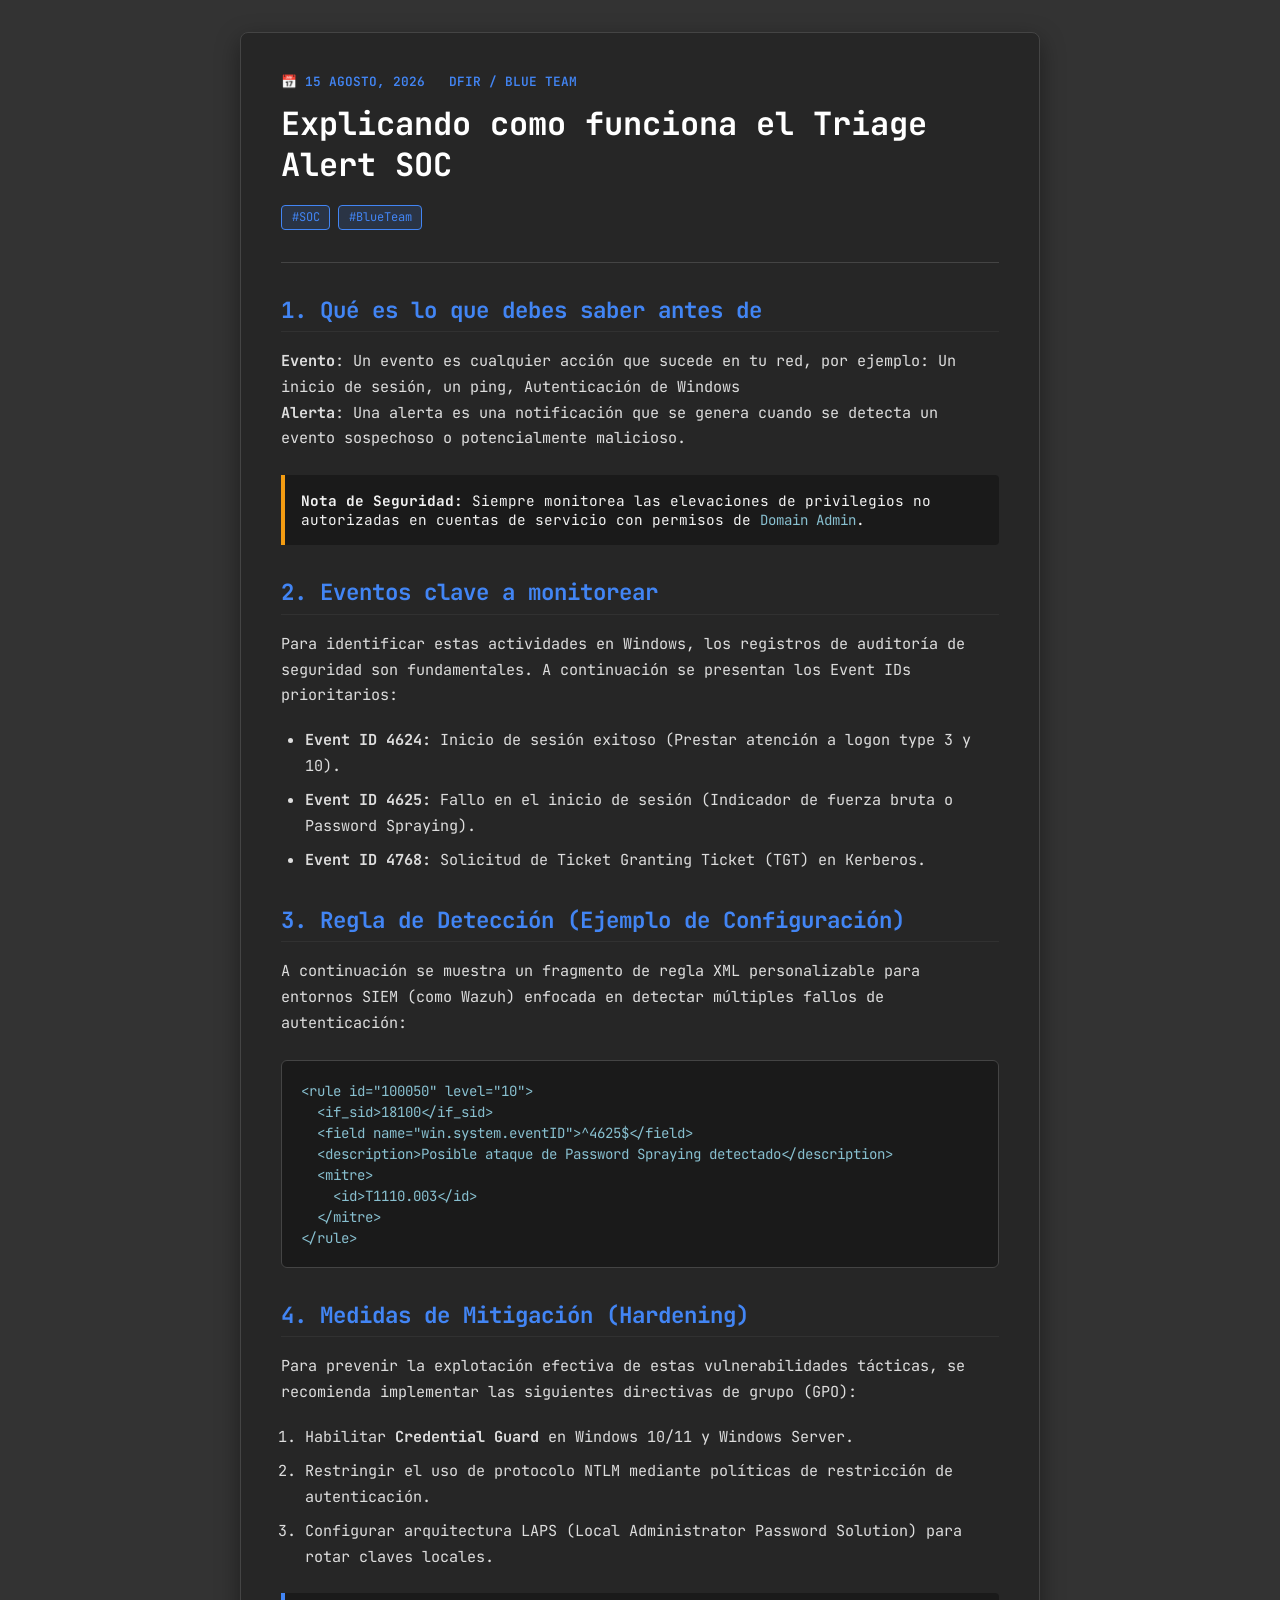
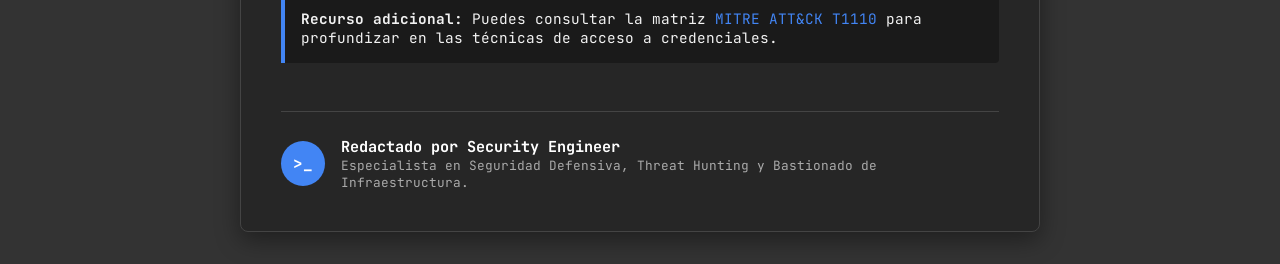
<file: labs/TriageAlerSOC.html>
<!DOCTYPE html>
<html lang="es">
<head>
    <meta charset="UTF-8">
    <meta name="viewport" content="width=device-width, initial-scale=1.0">
    <title>Post: Lab. Triage Alert SOC</title>
    <link rel="preconnect" href="https://fonts.googleapis.com">
    <link rel="preconnect" href="https://fonts.gstatic.com" crossorigin>
    <link href="https://fonts.googleapis.com/css2?family=JetBrains+Mono:wght@300;400;600;700&display=swap" rel="stylesheet">
    <link rel="stylesheet" href="../post-style.css">
</head>
<body class="body-post">

    <article class="post-container">
        <!-- Encabezado del Post -->
        <header class="post-header">
            <div class="post-meta">
                <span class="post-date">📅 15 AGOSTO, 2026</span>
                <span class="post-category">DFIR / BLUE TEAM</span>
            </div>
            <h1 class="post-title">Explicando como funciona el Triage Alert SOC</h1>
            <p class="post-subtitle"></p>
            <div class="post-tags">
                <span class="tag">#SOC</span>
                <span class="tag">#BlueTeam</span>
                
            </div>
        </header>

        <hr class="post-divider">

        <!-- Contenido Principal -->
        <section class="post-content">
            <h2>1. Qué es lo que debes saber antes de</h2>
            <p>
                <span> <b>Evento</b>: Un evento es cualquier acción que sucede en tu red, por ejemplo: Un inicio de sesión, un ping, Autenticación de Windows </span>
                <br>
                <span> <b>Alerta</b>: Una alerta es una notificación que se genera cuando se detecta un evento sospechoso o potencialmente malicioso. </span>
            </p>

            <blockquote class="callout warning">
                <strong>Nota de Seguridad:</strong> Siempre monitorea las elevaciones de privilegios no autorizadas en cuentas de servicio con permisos de <code>Domain Admin</code>.
            </blockquote>

            <h2>2. Eventos clave a monitorear</h2>
            <p>
                Para identificar estas actividades en Windows, los registros de auditoría de seguridad son fundamentales. A continuación se presentan los Event IDs prioritarios:
            </p>

            <ul>
                <li><strong>Event ID 4624:</strong> Inicio de sesión exitoso (Prestar atención a logon type 3 y 10).</li>
                <li><strong>Event ID 4625:</strong> Fallo en el inicio de sesión (Indicador de fuerza bruta o Password Spraying).</li>
                <li><strong>Event ID 4768:</strong> Solicitud de Ticket Granting Ticket (TGT) en Kerberos.</li>
            </ul>

            <h2>3. Regla de Detección (Ejemplo de Configuración)</h2>
            <p>
                A continuación se muestra un fragmento de regla XML personalizable para entornos SIEM (como Wazuh) enfocada en detectar múltiples fallos de autenticación:
            </p>

<!-- Bloque de Código -->
<pre><code>&lt;rule id="100050" level="10"&gt;
  &lt;if_sid&gt;18100&lt;/if_sid&gt;
  &lt;field name="win.system.eventID"&gt;^4625$&lt;/field&gt;
  &lt;description&gt;Posible ataque de Password Spraying detectado&lt;/description&gt;
  &lt;mitre&gt;
    &lt;id&gt;T1110.003&lt;/id&gt;
  &lt;/mitre&gt;
&lt;/rule&gt;</code></pre>

            <h2>4. Medidas de Mitigación (Hardening)</h2>
            <p>
                Para prevenir la explotación efectiva de estas vulnerabilidades tácticas, se recomienda implementar las siguientes directivas de grupo (GPO):
            </p>

            <ol>
                <li>Habilitar <strong>Credential Guard</strong> en Windows 10/11 y Windows Server.</li>
                <li>Restringir el uso de protocolo NTLM mediante políticas de restricción de autenticación.</li>
                <li>Configurar arquitectura LAPS (Local Administrator Password Solution) para rotar claves locales.</li>
            </ol>

            <blockquote class="callout info">
                <strong>Recurso adicional:</strong> Puedes consultar la matriz <a href="https://attack.mitre.org" target="_blank">MITRE ATT&CK T1110</a> para profundizar en las técnicas de acceso a credenciales.
            </blockquote>
        </section>

        <!-- Pie de página del Post -->
        <footer class="post-footer">
            <div class="author-box">
                <div class="author-avatar">&gt;_</div>
                <div class="author-info">
                    <h3>Redactado por Security Engineer</h3>
                    <p>Especialista en Seguridad Defensiva, Threat Hunting y Bastionado de Infraestructura.</p>
                </div>
            </div>
        </footer>
    </article>

</body>
</html>
</file>
<file: post-style.css>
:root {
    --bg-color: #333333;
    --card-bg: #262626;
    --accent-color: #4285f4;
    --text-color: #f2f2f2;
    --text-muted: #aaaaaa;
    --border-color: #444444;
    --code-bg: #1a1a1a;
    --warning-border: #f39c12;
    --info-border: #4285f4;
    --font-family: 'JetBrains Mono', monospace;
}

* {
    margin: 0;
    padding: 0;
    box-sizing: border-box;
    font-family: var(--font-family);
}

body {
    background-color: var(--bg-color);
    color: var(--text-color);
    padding: 2rem 1rem;
    display: flex;
    justify-content: center;
}

/* Contenedor del Post */
.post-container {
    max-width: 800px;
    width: 100%;
    background-color: var(--card-bg);
    border: 1px solid var(--border-color);
    border-radius: 8px;
    padding: 2.5rem;
    box-shadow: 0 8px 24px rgba(0, 0, 0, 0.4);
}

/* Header */
.post-meta {
    font-size: 0.8rem;
    color: var(--accent-color);
    margin-bottom: 0.8rem;
    display: flex;
    gap: 1.5rem;
    font-weight: 600;
}

.post-title {
    font-size: 2rem;
    line-height: 1.3;
    color: #ffffff;
    margin-bottom: 0.8rem;
}

.post-subtitle {
    font-size: 1rem;
    color: var(--text-muted);
    line-height: 1.5;
    margin-bottom: 1.2rem;
}

/* Tags */
.post-tags {
    display: flex;
    flex-wrap: wrap;
    gap: 0.5rem;
}

.tag {
    background-color: rgba(66, 133, 244, 0.15);
    color: var(--accent-color);
    border: 1px solid var(--accent-color);
    padding: 0.2rem 0.6rem;
    border-radius: 4px;
    font-size: 0.75rem;
}

.post-divider {
    border: 0;
    height: 1px;
    background: var(--border-color);
    margin: 2rem 0;
}

/* Contenido */
.post-content h2 {
    color: var(--accent-color);
    font-size: 1.4rem;
    margin-top: 2rem;
    margin-bottom: 1rem;
    border-bottom: 1px solid rgba(255, 255, 255, 0.05);
    padding-bottom: 0.4rem;
}

.post-content p {
    font-size: 0.95rem;
    line-height: 1.7;
    color: #dddddd;
    margin-bottom: 1.2rem;
}

.post-content ul, .post-content ol {
    margin-left: 1.5rem;
    margin-bottom: 1.5rem;
    color: #dddddd;
    font-size: 0.95rem;
    line-height: 1.7;
}

.post-content li {
    margin-bottom: 0.5rem;
}

.post-content a {
    color: var(--accent-color);
    text-decoration: none;
}

.post-content a:hover {
    text-decoration: underline;
}

/* Citas / Callouts */
.callout {
    padding: 1rem;
    border-left: 4px solid;
    background-color: var(--code-bg);
    border-radius: 0 4px 4px 0;
    margin: 1.5rem 0;
    font-size: 0.9rem;
}

.callout.warning {
    border-color: var(--warning-border);
}

.callout.info {
    border-color: var(--info-border);
}

/* Bloques de Código */
pre {
    background-color: var(--code-bg);
    border: 1px solid var(--border-color);
    border-radius: 6px;
    padding: 1.2rem;
    overflow-x: auto;
    margin: 1.5rem 0;
}

code {
    font-family: var(--font-family);
    color: #88c0d0;
    font-size: 0.88rem;
}

p code, li code {
    background-color: var(--code-bg);
    padding: 0.2rem 0.4rem;
    border-radius: 4px;
    border: 1px solid var(--border-color);
    color: var(--accent-color);
}

/* Autor / Footer */
.post-footer {
    margin-top: 3rem;
    padding-top: 1.5rem;
    border-top: 1px solid var(--border-color);
}

.author-box {
    display: flex;
    align-items: center;
    gap: 1rem;
}

.author-avatar {
    width: 45px;
    height: 45px;
    background-color: var(--accent-color);
    color: #fff;
    display: flex;
    justify-content: center;
    align-items: center;
    font-weight: bold;
    border-radius: 50%;
}

.author-info h3 {
    font-size: 0.95rem;
    color: #ffffff;
}

.author-info p {
    font-size: 0.8rem;
    color: var(--text-muted);
}

/* Responsive */
@media (max-width: 600px) {
    .post-container {
        padding: 1.5rem;
    }
    .post-title {
        font-size: 1.5rem;
    }
}
</file>
